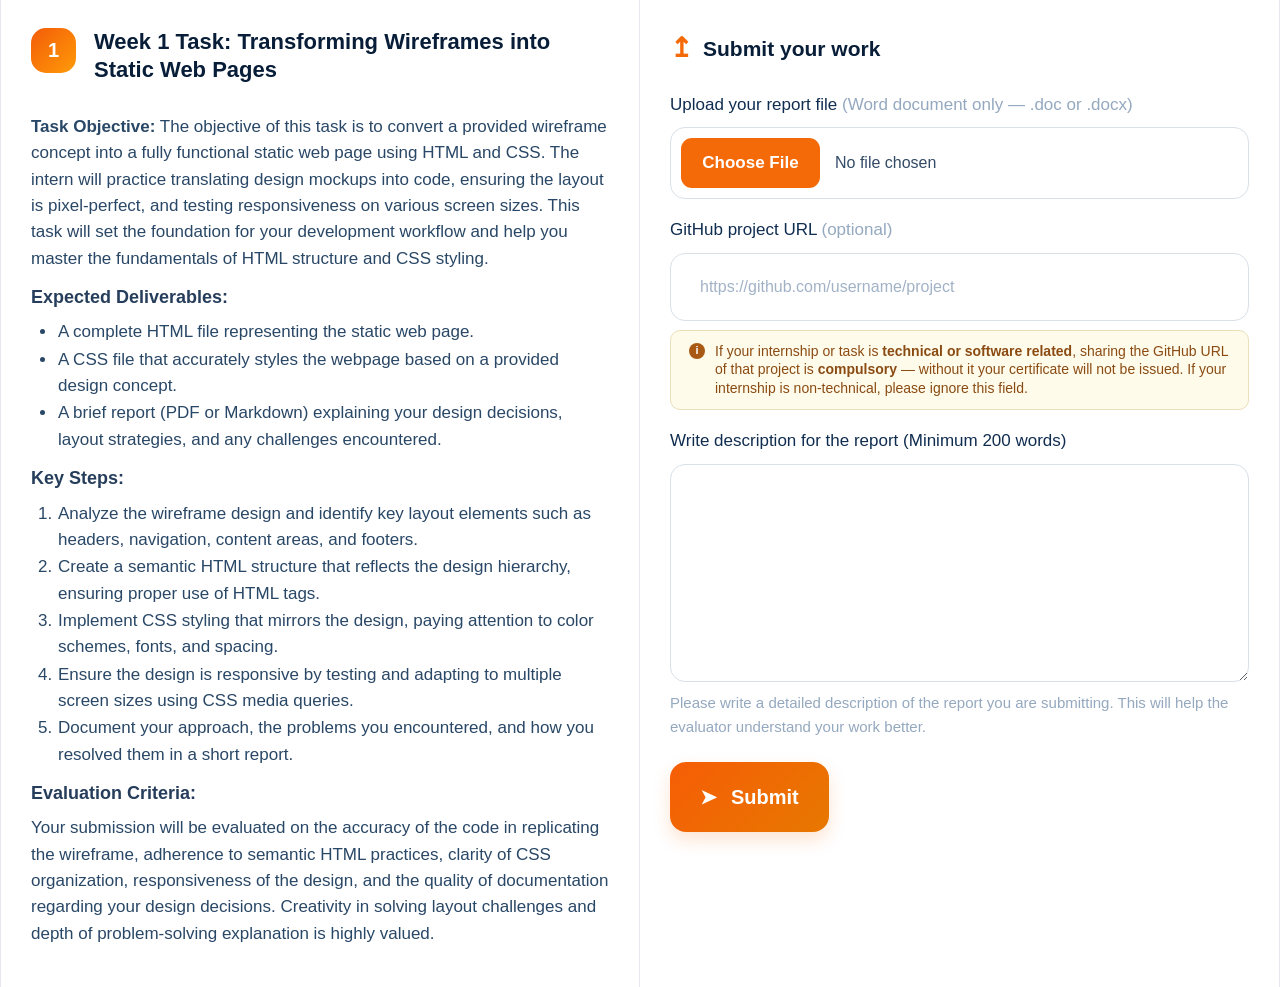
<file: Week 1/index.html>
<!DOCTYPE html>
<html lang="en">
<head>
  <meta charset="UTF-8">
  <meta name="viewport" content="width=device-width, initial-scale=1.0">
  <meta name="description" content="Week 1 internship task - static web page implementation">
  <title>Week 1 Task | Static Web Page</title>
  <link rel="stylesheet" href="style.css">
</head>
<body>
  <main class="page-shell">
    <section class="task-panel" aria-labelledby="task-title">
      <header class="task-header">
        <div class="step-number" aria-hidden="true">1</div>
        <h1 id="task-title">Week 1 Task: Transforming Wireframes into Static Web Pages</h1>
      </header>

      <article class="task-content">
        <p>
          <strong>Task Objective:</strong>
          The objective of this task is to convert a provided wireframe concept into a fully
          functional static web page using HTML and CSS. The intern will practice translating
          design mockups into code, ensuring the layout is pixel-perfect, and testing
          responsiveness on various screen sizes. This task will set the foundation for your
          development workflow and help you master the fundamentals of HTML structure and CSS styling.
        </p>

        <h2>Expected Deliverables:</h2>
        <ul>
          <li>A complete HTML file representing the static web page.</li>
          <li>A CSS file that accurately styles the webpage based on a provided design concept.</li>
          <li>A brief report (PDF or Markdown) explaining your design decisions, layout strategies, and any challenges encountered.</li>
        </ul>

        <h2>Key Steps:</h2>
        <ol>
          <li>Analyze the wireframe design and identify key layout elements such as headers, navigation, content areas, and footers.</li>
          <li>Create a semantic HTML structure that reflects the design hierarchy, ensuring proper use of HTML tags.</li>
          <li>Implement CSS styling that mirrors the design, paying attention to color schemes, fonts, and spacing.</li>
          <li>Ensure the design is responsive by testing and adapting to multiple screen sizes using CSS media queries.</li>
          <li>Document your approach, the problems you encountered, and how you resolved them in a short report.</li>
        </ol>

        <h2>Evaluation Criteria:</h2>
        <p>
          Your submission will be evaluated on the accuracy of the code in replicating the wireframe,
          adherence to semantic HTML practices, clarity of CSS organization, responsiveness of the design,
          and the quality of documentation regarding your design decisions. Creativity in solving layout
          challenges and depth of problem-solving explanation is highly valued.
        </p>
      </article>
    </section>

    <aside class="submission-panel" aria-labelledby="submission-title">
      <header class="submission-header">
        <span class="upload-icon" aria-hidden="true">↥</span>
        <h2 id="submission-title">Submit your work</h2>
      </header>

      <form class="submission-form" action="#" method="post">
        <div class="form-group">
          <label for="report">Upload your report file <span>(Word document only — .doc or .docx)</span></label>
          <div class="file-input">
            <label class="choose-file" for="report">Choose File</label>
            <input id="report" name="report" type="file" accept=".doc,.docx">
            <span id="file-name">No file chosen</span>
          </div>
        </div>

        <div class="form-group">
          <label for="github">GitHub project URL <span>(optional)</span></label>
          <input
            id="github"
            name="github"
            type="url"
            placeholder="https://github.com/username/project"
          >
          <div class="notice">
            <span class="notice-icon" aria-hidden="true">i</span>
            <p>
              If your internship or task is <strong>technical or software related</strong>,
              sharing the GitHub URL of that project is <strong>compulsory</strong> — without it
              your certificate will not be issued. If your internship is non-technical, please ignore this field.
            </p>
          </div>
        </div>

        <div class="form-group">
          <label for="description">Write description for the report (Minimum 200 words)</label>
          <textarea id="description" name="description" minlength="200" required></textarea>
          <small>Please write a detailed description of the report you are submitting. This will help the evaluator understand your work better.</small>
        </div>

        <button type="submit" class="submit-button">
          <span aria-hidden="true">➤</span>
          Submit
        </button>
      </form>
    </aside>
  </main>

  <script>
    const fileInput = document.getElementById("report");
    const fileName = document.getElementById("file-name");

    fileInput.addEventListener("change", () => {
      fileName.textContent = fileInput.files.length
        ? fileInput.files[0].name
        : "No file chosen";
    });
  </script>
</body>
</html>
</file>
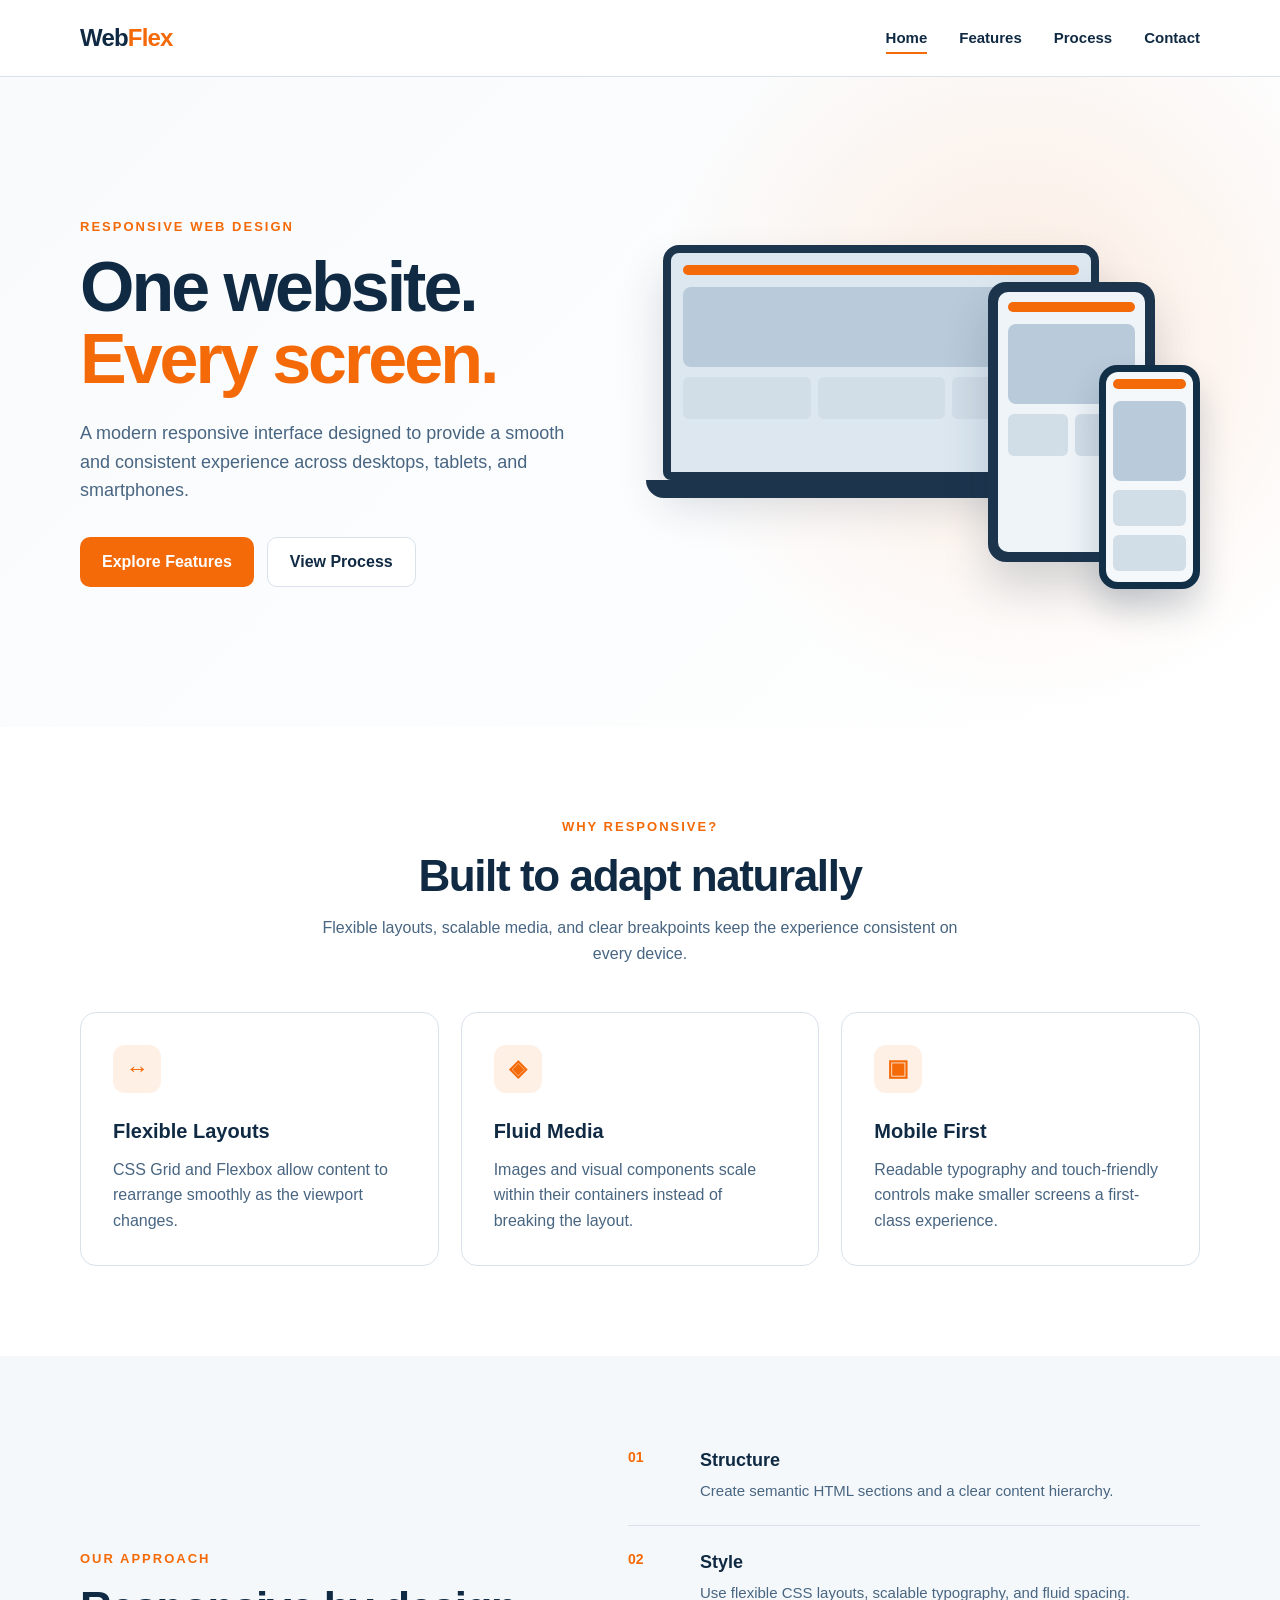
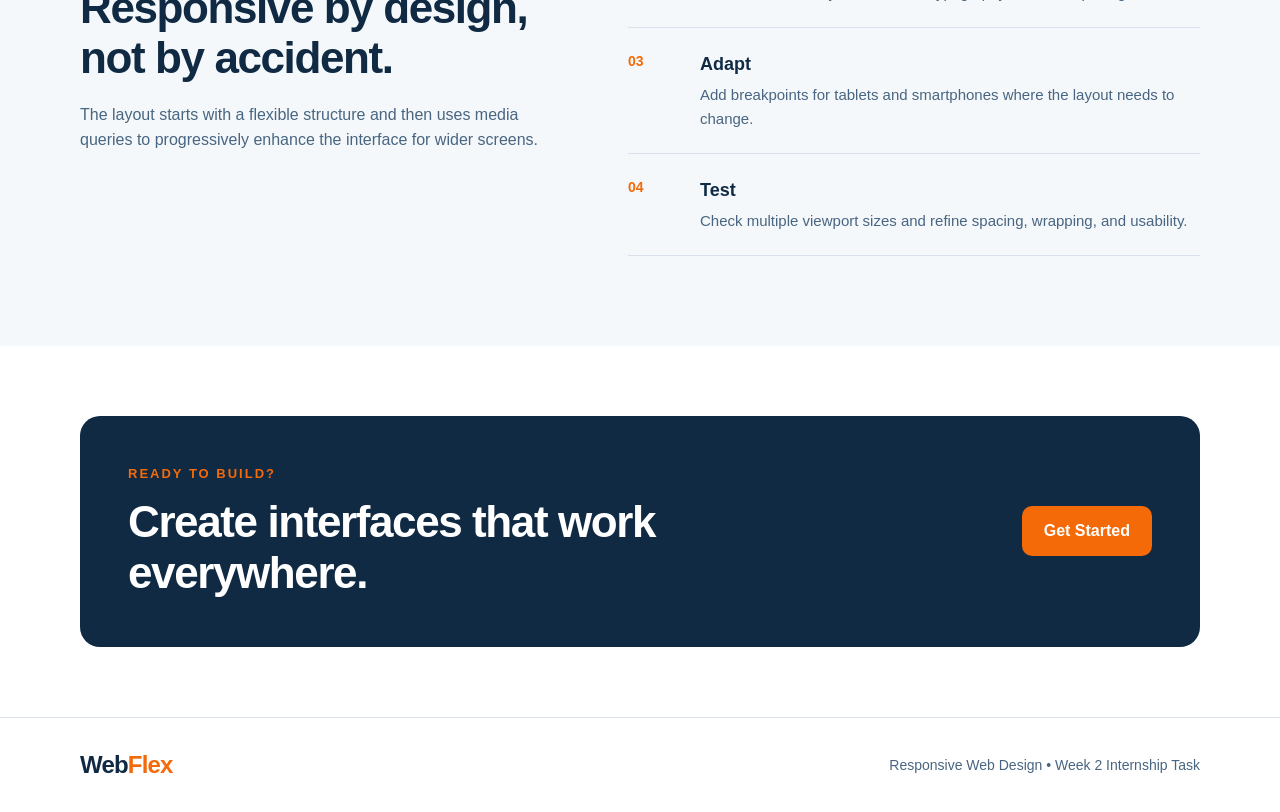
<file: Week 2/index.html>
<!DOCTYPE html>
<html lang="en">
<head>
  <meta charset="UTF-8">
  <meta name="viewport" content="width=device-width, initial-scale=1.0">
  <meta name="description" content="Responsive web design demonstration - Week 2 internship task">
  <title>Responsive Web Design</title>
  <link rel="stylesheet" href="style.css">
</head>
<body>

  <header class="site-header">
    <nav class="navbar container" aria-label="Main navigation">
      <a class="logo" href="#">Web<span>Flex</span></a>

      <button class="menu-toggle" type="button" aria-label="Toggle navigation" aria-expanded="false">
        <span></span><span></span><span></span>
      </button>

      <ul class="nav-links">
        <li><a class="active" href="#home">Home</a></li>
        <li><a href="#features">Features</a></li>
        <li><a href="#process">Process</a></li>
        <li><a href="#contact">Contact</a></li>
      </ul>
    </nav>
  </header>

  <main>
    <section id="home" class="hero">
      <div class="container hero-grid">
        <div class="hero-content">
          <p class="eyebrow">RESPONSIVE WEB DESIGN</p>
          <h1>One website.<br><span>Every screen.</span></h1>
          <p class="hero-text">
            A modern responsive interface designed to provide a smooth and consistent
            experience across desktops, tablets, and smartphones.
          </p>
          <div class="hero-actions">
            <a class="button primary" href="#features">Explore Features</a>
            <a class="button secondary" href="#process">View Process</a>
          </div>
        </div>

        <div class="device-preview" aria-label="Responsive device preview">
          <div class="laptop">
            <div class="screen">
              <div class="mini-top"></div>
              <div class="mini-content">
                <div class="mini-hero"></div>
                <div class="mini-cards">
                  <span></span><span></span><span></span>
                </div>
              </div>
            </div>
            <div class="keyboard"></div>
          </div>
          <div class="tablet">
            <div class="tablet-screen">
              <div class="mini-top"></div>
              <div class="mini-hero"></div>
              <div class="mini-cards"><span></span><span></span></div>
            </div>
          </div>
          <div class="phone">
            <div class="phone-screen">
              <div class="mini-top"></div>
              <div class="mini-hero"></div>
              <div class="mini-card"></div>
              <div class="mini-card"></div>
            </div>
          </div>
        </div>
      </div>
    </section>

    <section id="features" class="features section">
      <div class="container">
        <div class="section-heading">
          <p class="eyebrow">WHY RESPONSIVE?</p>
          <h2>Built to adapt naturally</h2>
          <p>Flexible layouts, scalable media, and clear breakpoints keep the experience consistent on every device.</p>
        </div>

        <div class="feature-grid">
          <article class="feature-card">
            <div class="feature-icon">↔</div>
            <h3>Flexible Layouts</h3>
            <p>CSS Grid and Flexbox allow content to rearrange smoothly as the viewport changes.</p>
          </article>
          <article class="feature-card">
            <div class="feature-icon">◈</div>
            <h3>Fluid Media</h3>
            <p>Images and visual components scale within their containers instead of breaking the layout.</p>
          </article>
          <article class="feature-card">
            <div class="feature-icon">▣</div>
            <h3>Mobile First</h3>
            <p>Readable typography and touch-friendly controls make smaller screens a first-class experience.</p>
          </article>
        </div>
      </div>
    </section>

    <section id="process" class="process section">
      <div class="container process-grid">
        <div>
          <p class="eyebrow">OUR APPROACH</p>
          <h2>Responsive by design, not by accident.</h2>
          <p class="process-text">
            The layout starts with a flexible structure and then uses media queries to
            progressively enhance the interface for wider screens.
          </p>
        </div>

        <ol class="steps">
          <li><span>01</span><div><h3>Structure</h3><p>Create semantic HTML sections and a clear content hierarchy.</p></div></li>
          <li><span>02</span><div><h3>Style</h3><p>Use flexible CSS layouts, scalable typography, and fluid spacing.</p></div></li>
          <li><span>03</span><div><h3>Adapt</h3><p>Add breakpoints for tablets and smartphones where the layout needs to change.</p></div></li>
          <li><span>04</span><div><h3>Test</h3><p>Check multiple viewport sizes and refine spacing, wrapping, and usability.</p></div></li>
        </ol>
      </div>
    </section>

    <section id="contact" class="cta section">
      <div class="container cta-box">
        <div>
          <p class="eyebrow">READY TO BUILD?</p>
          <h2>Create interfaces that work everywhere.</h2>
        </div>
        <a class="button primary" href="mailto:hello@example.com">Get Started</a>
      </div>
    </section>
  </main>

  <footer class="site-footer">
    <div class="container footer-inner">
      <a class="logo" href="#">Web<span>Flex</span></a>
      <p>Responsive Web Design • Week 2 Internship Task</p>
    </div>
  </footer>

  <script>
    const toggle = document.querySelector(".menu-toggle");
    const links = document.querySelector(".nav-links");

    toggle.addEventListener("click", () => {
      const isOpen = links.classList.toggle("open");
      toggle.setAttribute("aria-expanded", isOpen);
    });

    document.querySelectorAll(".nav-links a").forEach(link => {
      link.addEventListener("click", () => {
        links.classList.remove("open");
        toggle.setAttribute("aria-expanded", "false");
      });
    });
  </script>
</body>
</html>
</file>
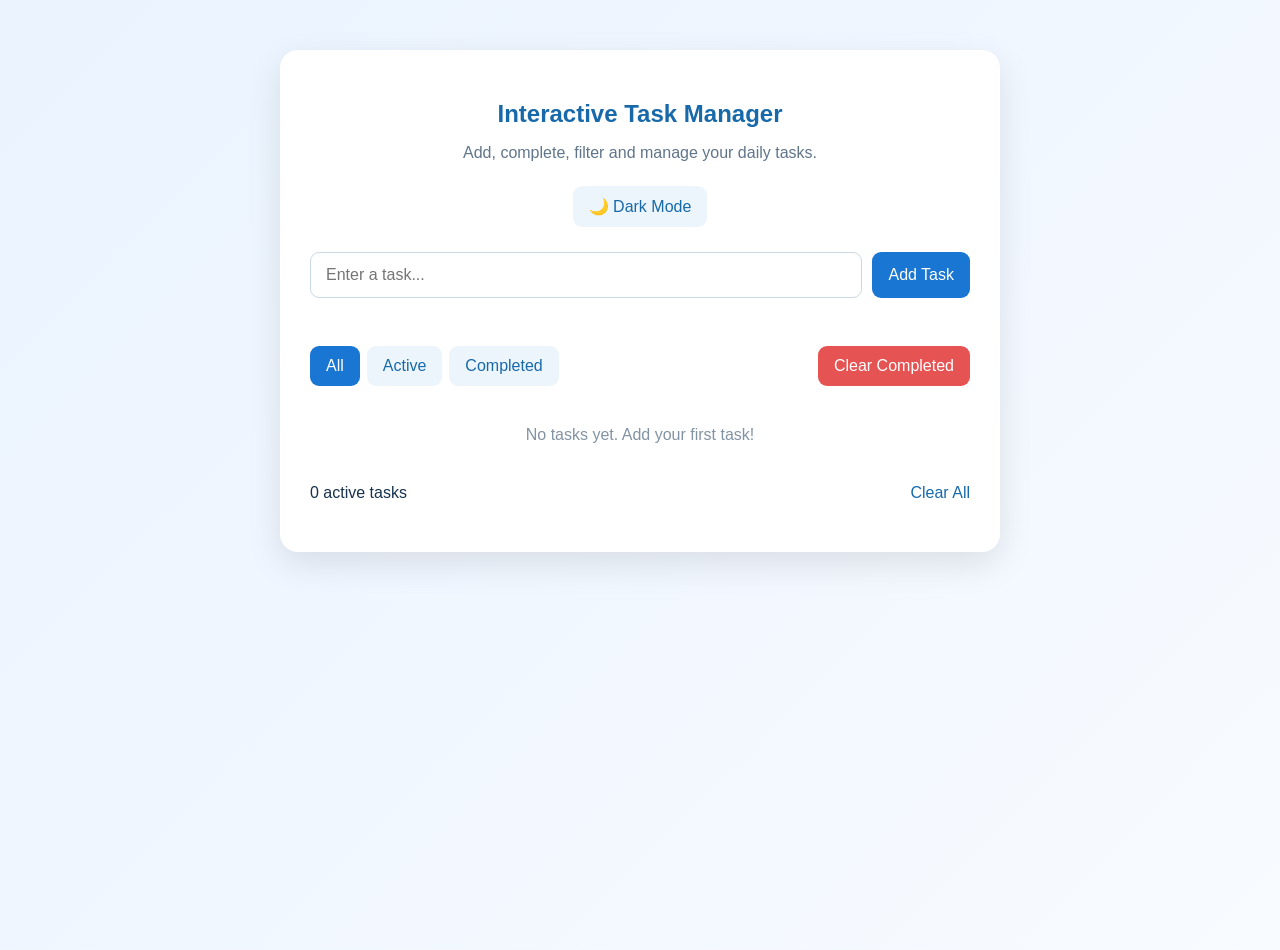
<file: Week 3/index.html>
<!DOCTYPE html>
<html lang="en">
<head>
  <meta charset="UTF-8">
  <meta name="viewport" content="width=device-width, initial-scale=1.0">
  <title>Interactive Task Manager</title>
  <link rel="stylesheet" href="style.css">
</head>
<body>
  <main class="container">
    <section class="app">
      <header>
        <h1>Interactive Task Manager</h1>
        <p>Add, complete, filter and manage your daily tasks.</p>
        <button id="themeBtn" class="secondary">🌙 Dark Mode</button>
      </header>

      <form id="taskForm" novalidate>
        <input id="taskInput" type="text" placeholder="Enter a task..." maxlength="80">
        <button type="submit">Add Task</button>
      </form>
      <p id="error" class="error"></p>

      <div class="toolbar">
        <div class="filters">
          <button class="filter active" data-filter="all">All</button>
          <button class="filter" data-filter="active">Active</button>
          <button class="filter" data-filter="completed">Completed</button>
        </div>
        <button id="clearCompleted" class="danger">Clear Completed</button>
      </div>

      <ul id="taskList"></ul>
      <p id="emptyState">No tasks yet. Add your first task!</p>

      <footer>
        <span id="taskCount">0 tasks</span>
        <button id="clearAll" class="link-btn">Clear All</button>
      </footer>
    </section>
  </main>
  <script src="script.js"></script>
</body>
</html>
</file>
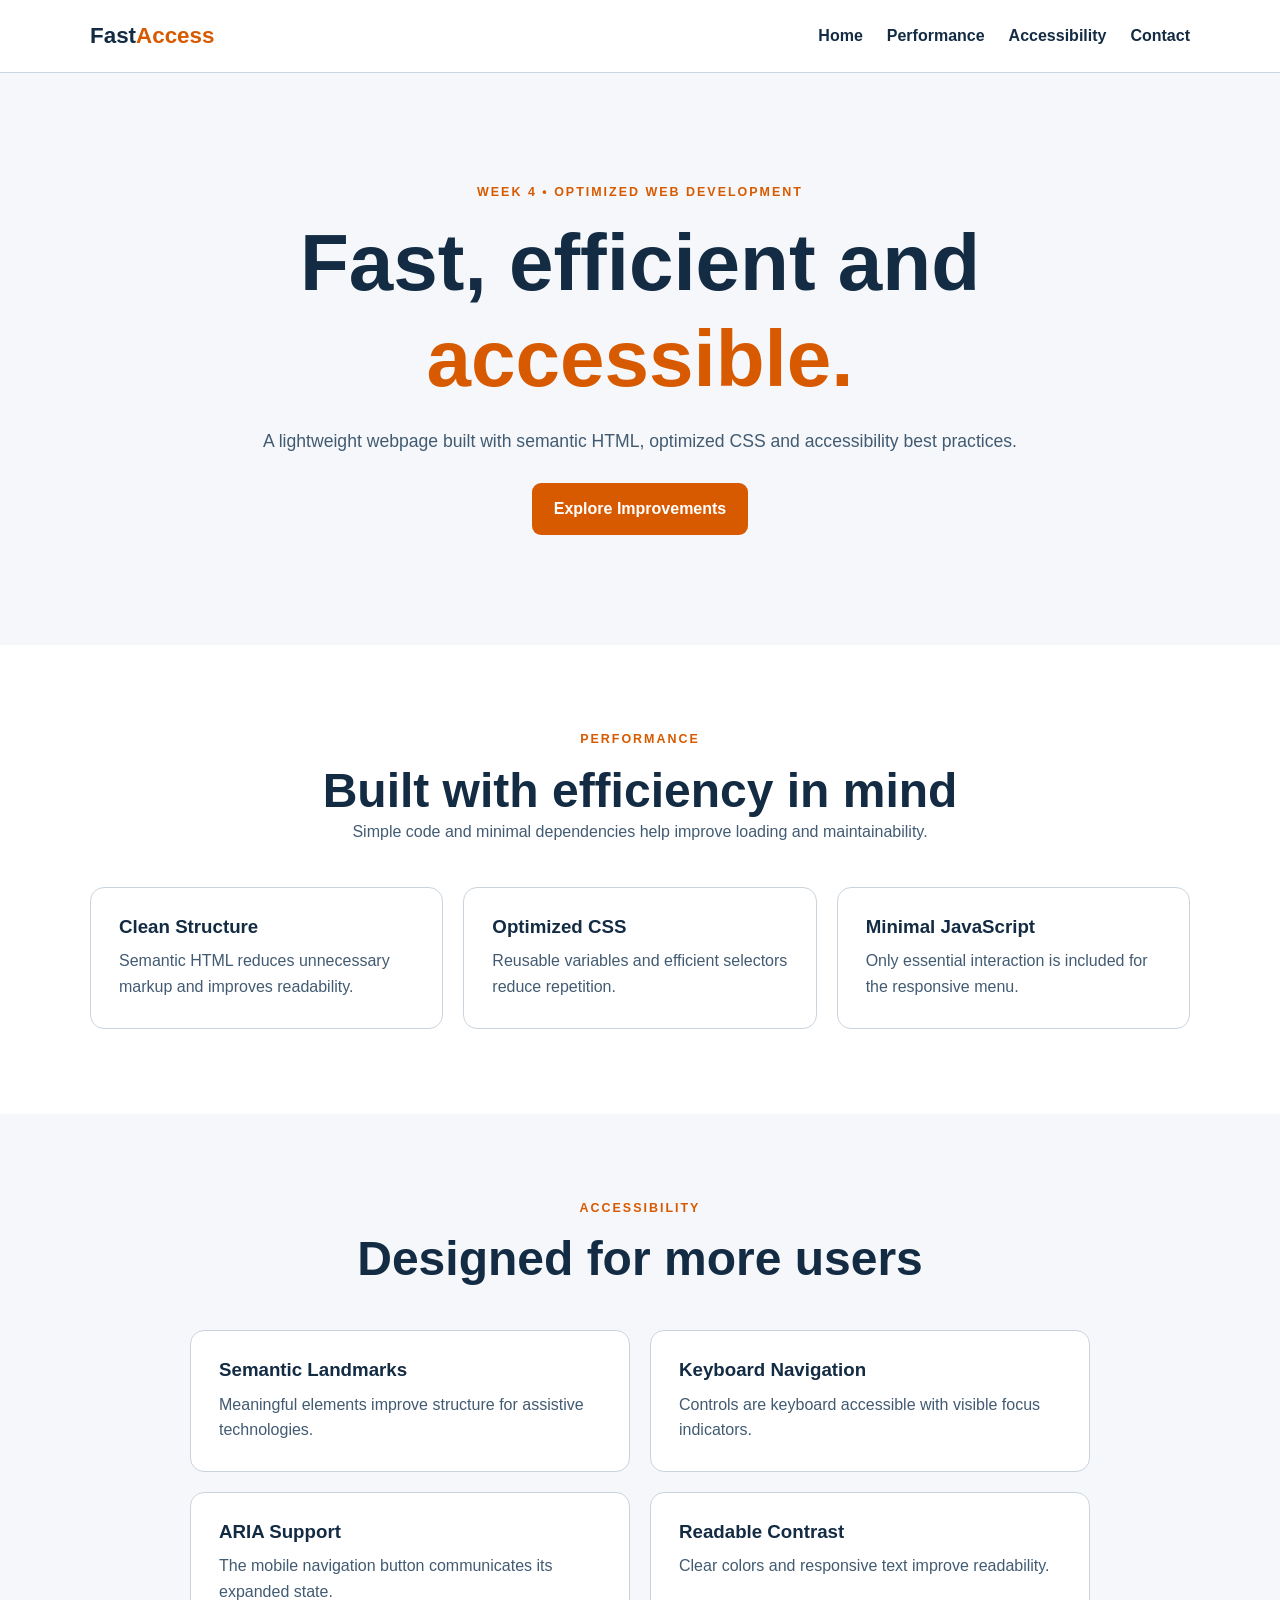
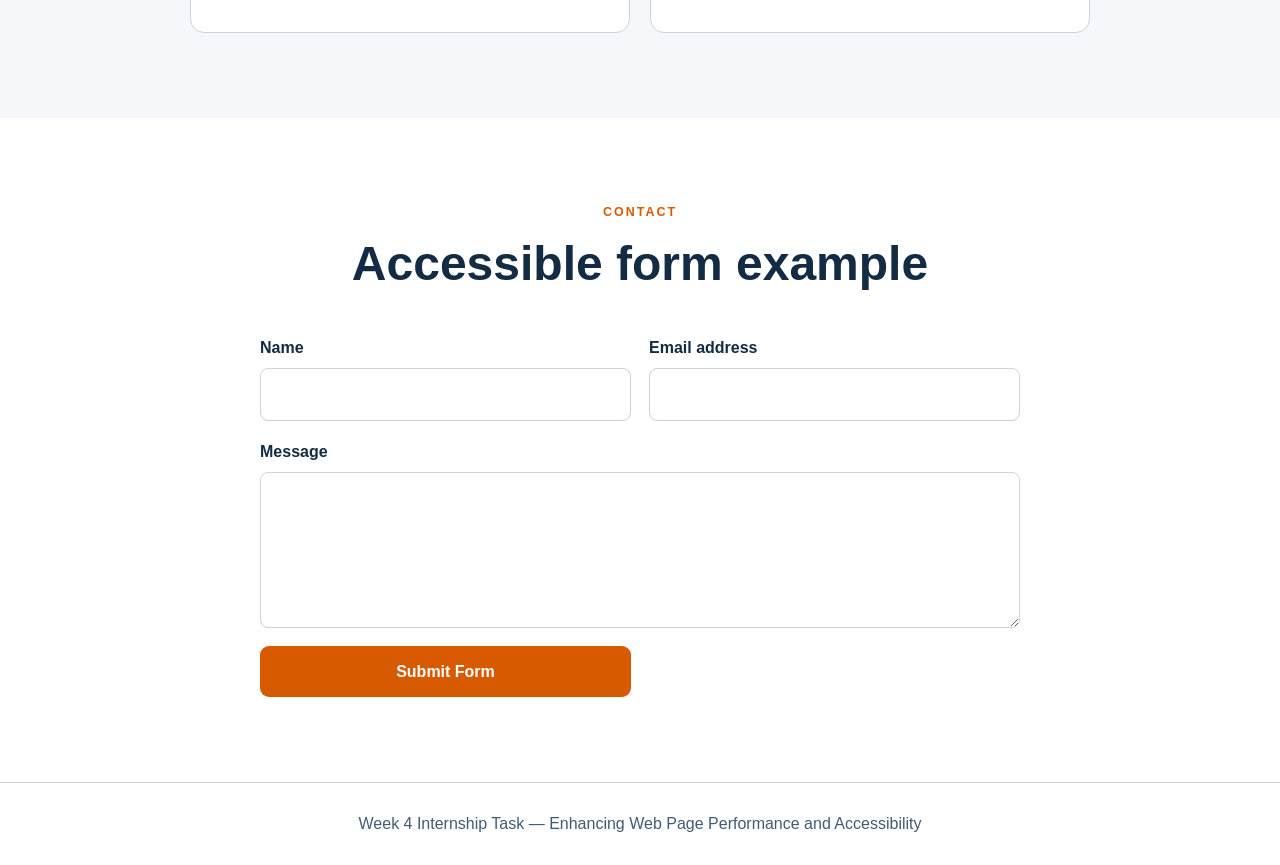
<file: Week 4/index.html>
<!doctype html>
<html lang="en">
<head>
    <meta charset="UTF-8">
    <meta name="viewport" content="width=device-width, initial-scale=1">
    <meta name="description" content="Fast and accessible Week 4 webpage">
    <title>FastAccess</title>
    <link rel="stylesheet" href="style.css">
</head>
<body>
    <a class="skip" href="#main">Skip to main content</a>
    <header>
        <nav aria-label="Primary navigation">
            <a class="logo" href="#home">Fast<span>Access</span></a>
            <button id="menu" aria-controls="links" aria-expanded="false">Menu</button>
            <ul id="links">
                <li><a href="#home">Home</a></li>
                <li><a href="#performance">Performance</a></li>
                <li><a href="#accessibility">Accessibility</a></li>
                <li><a href="#contact">Contact</a></li>
            </ul>
        </nav>
    </header>
    <main id="main">
        <section class="hero" id="home">
            <p class="tag">WEEK 4 • OPTIMIZED WEB DEVELOPMENT</p>
            <h1>Fast, efficient and <span>accessible.</span></h1>
            <p>A lightweight webpage built with semantic HTML, optimized CSS and accessibility best practices.</p>
            <a class="button" href="#performance">Explore Improvements</a>
        </section>
        <section id="performance">
            <div class="heading">
                <p class="tag">PERFORMANCE</p>
                <h2>Built with efficiency in mind</h2>
                <p>Simple code and minimal dependencies help improve loading and maintainability.</p>
            </div>
            <div class="grid">
                <article>
                    <h3>Clean Structure</h3>
                    <p>Semantic HTML reduces unnecessary markup and improves readability.</p>
                </article>
                <article>
                    <h3>Optimized CSS</h3>
                    <p>Reusable variables and efficient selectors reduce repetition.</p>
                </article>
                <article>
                    <h3>Minimal JavaScript</h3>
                    <p>Only essential interaction is included for the responsive menu.</p>
                </article>
            </div>
        </section>
        <section id="accessibility" class="soft">
            <div class="heading">
                <p class="tag">ACCESSIBILITY</p>
                <h2>Designed for more users</h2>
            </div>
            <div class="grid two">
                <article>
                    <h3>Semantic Landmarks</h3>
                    <p>Meaningful elements improve structure for assistive technologies.</p>
                </article>
                <article>
                    <h3>Keyboard Navigation</h3>
                    <p>Controls are keyboard accessible with visible focus indicators.</p>
                </article>
                <article>
                    <h3>ARIA Support</h3>
                    <p>The mobile navigation button communicates its expanded state.</p>
                </article>
                <article>
                    <h3>Readable Contrast</h3>
                    <p>Clear colors and responsive text improve readability.</p>
                </article>
            </div>
        </section>
        <section id="contact">
            <div class="heading">
                <p class="tag">CONTACT</p>
                <h2>Accessible form example</h2>
            </div>
            <form>
                <div>
                    <label for="name">Name</label>
                    <input id="name" autocomplete="name" required />
                </div>
                <div>
                    <label for="email">Email address</label>
                    <input id="email" type="email" autocomplete="email" required />
                </div>
                <div class="full">
                    <label for="message">Message</label>
                    <textarea id="message" rows="5" required></textarea>
                </div>
                <button class="button">Submit Form</button>
            </form>
        </section>
    </main>
    <footer>Week 4 Internship Task — Enhancing Web Page Performance and Accessibility</footer>
    <script src="script.js" defer></script>
</body>
</html>
</file>
<file: Week 1/style.css>
* {
  box-sizing: border-box;
  margin: 0;
  padding: 0;
}

:root {
  --orange: #f56a08;
  --orange-dark: #df5b00;
  --navy: #122b4c;
  --text: #294766;
  --muted: #94a8bf;
  --border: #d9e0e8;
  --notice-bg: #fffbea;
  --notice-border: #eadfba;
  --white: #ffffff;
}

body {
  min-height: 100vh;
  font-family: Arial, Helvetica, sans-serif;
  color: var(--text);
  background: #f7f9fb;
  line-height: 1.55;
}

.page-shell {
  width: min(1420px, 100%);
  min-height: 100vh;
  margin: 0 auto;
  display: grid;
  grid-template-columns: 1fr 1fr;
  background: var(--white);
  border-left: 1px solid #e4e8ed;
  border-right: 1px solid #e4e8ed;
}

.task-panel,
.submission-panel {
  padding: 28px 30px;
}

.task-panel {
  border-right: 1px solid #e5e9ee;
}

.task-header,
.submission-header {
  display: flex;
  align-items: flex-start;
  gap: 18px;
}

.step-number {
  flex: 0 0 45px;
  width: 45px;
  height: 45px;
  display: grid;
  place-items: center;
  border-radius: 15px;
  background: linear-gradient(135deg, #f35c08, #ff9b08);
  color: white;
  font-size: 20px;
  font-weight: 700;
}

h1 {
  color: #081d38;
  font-size: 22px;
  line-height: 1.25;
  font-weight: 700;
  max-width: 580px;
}

h2 {
  color: #263e5b;
  font-size: 18px;
  line-height: 1.3;
  margin: 14px 0 10px;
}

.task-content {
  margin-top: 31px;
  font-size: 17px;
}

.task-content p {
  margin-bottom: 12px;
}

.task-content ul,
.task-content ol {
  padding-left: 26px;
  margin: 0 0 4px;
}

.task-content li {
  padding-left: 1px;
  margin: 1px 0;
}

.submission-panel {
  background: #fff;
}

.submission-header {
  align-items: center;
  gap: 10px;
  margin-bottom: 22px;
}

.submission-header h2 {
  color: #081d38;
  font-size: 21px;
  margin: 0;
}

.upload-icon {
  color: var(--orange);
  font-size: 27px;
  font-weight: 700;
}

.submission-form {
  display: flex;
  flex-direction: column;
  gap: 18px;
}

.form-group {
  display: flex;
  flex-direction: column;
  gap: 9px;
}

.form-group > label {
  color: #102d50;
  font-size: 17px;
  font-weight: 500;
}

.form-group > label span {
  color: var(--muted);
  font-weight: 400;
}

input[type="url"],
textarea,
.file-input {
  width: 100%;
  border: 1px solid var(--border);
  border-radius: 15px;
  background: #fff;
  font: inherit;
  color: var(--text);
}

input[type="url"] {
  height: 68px;
  padding: 0 29px;
  outline: none;
}

input[type="url"]::placeholder {
  color: #a2b2c6;
}

textarea {
  min-height: 218px;
  resize: vertical;
  padding: 15px;
  outline: none;
}

input[type="url"]:focus,
textarea:focus {
  border-color: #f18a3e;
  box-shadow: 0 0 0 3px rgba(245, 106, 8, 0.1);
}

.file-input {
  min-height: 72px;
  padding: 10px;
  display: flex;
  align-items: center;
  gap: 15px;
}

.file-input input {
  position: absolute;
  width: 1px;
  height: 1px;
  opacity: 0;
  pointer-events: none;
}

.choose-file {
  flex: 0 0 auto;
  display: inline-flex;
  align-items: center;
  justify-content: center;
  min-width: 139px;
  height: 50px;
  padding: 0 20px;
  border-radius: 11px;
  background: var(--orange);
  color: white;
  font-size: 17px;
  font-weight: 700;
  cursor: pointer;
}

.choose-file:hover {
  background: var(--orange-dark);
}

#file-name {
  overflow: hidden;
  text-overflow: ellipsis;
  white-space: nowrap;
  color: #334b67;
}

.notice {
  display: flex;
  align-items: flex-start;
  gap: 10px;
  padding: 11px 18px;
  border: 1px solid var(--notice-border);
  border-radius: 10px;
  background: var(--notice-bg);
  color: #8a4b13;
  font-size: 14px;
  line-height: 1.35;
}

.notice-icon {
  flex: 0 0 auto;
  width: 16px;
  height: 16px;
  margin-top: 1px;
  display: grid;
  place-items: center;
  border-radius: 50%;
  background: #a85a14;
  color: white;
  font-size: 11px;
  font-weight: 700;
}

.notice p {
  margin: 0;
}

.form-group small {
  color: var(--muted);
  font-size: 15px;
  line-height: 1.65;
}

.submit-button {
  align-self: flex-start;
  min-width: 159px;
  height: 70px;
  margin-top: 4px;
  padding: 0 25px;
  border: 0;
  border-radius: 16px;
  background: linear-gradient(135deg, #f65d06, #e77800);
  color: white;
  font-size: 20px;
  font-weight: 700;
  cursor: pointer;
  box-shadow: 0 8px 18px rgba(245, 106, 8, 0.18);
}

.submit-button:hover {
  background: linear-gradient(135deg, #df5000, #d96c00);
}

.submit-button span {
  margin-right: 8px;
}

@media (max-width: 900px) {
  .page-shell {
    grid-template-columns: 1fr;
  }

  .task-panel {
    border-right: 0;
    border-bottom: 1px solid #e5e9ee;
  }

  .task-panel,
  .submission-panel {
    padding: 26px 24px;
  }
}

@media (max-width: 560px) {
  .task-panel,
  .submission-panel {
    padding: 20px 16px;
  }

  .task-header {
    gap: 12px;
  }

  .step-number {
    flex-basis: 40px;
    width: 40px;
    height: 40px;
    border-radius: 12px;
  }

  h1 {
    font-size: 19px;
  }

  .task-content {
    margin-top: 22px;
    font-size: 15.5px;
  }

  h2 {
    font-size: 17px;
  }

  .submission-header h2 {
    font-size: 19px;
  }

  .file-input {
    align-items: stretch;
    flex-direction: column;
  }

  .choose-file {
    width: 100%;
  }

  #file-name {
    padding: 2px 4px;
  }

  input[type="url"] {
    height: 58px;
    padding: 0 18px;
  }

  textarea {
    min-height: 180px;
  }

  .submit-button {
    width: 100%;
  }
}
</file>
<file: Week 2/style.css>
* {
  box-sizing: border-box;
  margin: 0;
  padding: 0;
}

:root {
  --primary: #f46a08;
  --primary-dark: #d95800;
  --navy: #102a43;
  --text: #486581;
  --light: #f5f8fb;
  --border: #d9e2ec;
  --white: #ffffff;
}

html {
  scroll-behavior: smooth;
}

body {
  font-family: Arial, Helvetica, sans-serif;
  color: var(--text);
  background: var(--white);
  line-height: 1.6;
}

a {
  color: inherit;
  text-decoration: none;
}

.container {
  width: min(1120px, calc(100% - 40px));
  margin-inline: auto;
}

.site-header {
  position: sticky;
  top: 0;
  z-index: 10;
  background: rgba(255, 255, 255, 0.96);
  border-bottom: 1px solid var(--border);
}

.navbar {
  min-height: 76px;
  display: flex;
  align-items: center;
  justify-content: space-between;
  gap: 30px;
}

.logo {
  color: var(--navy);
  font-size: 24px;
  font-weight: 800;
  letter-spacing: -0.8px;
}

.logo span {
  color: var(--primary);
}

.nav-links {
  display: flex;
  align-items: center;
  gap: 32px;
  list-style: none;
  color: var(--navy);
  font-size: 15px;
  font-weight: 600;
}

.nav-links a {
  position: relative;
  padding: 8px 0;
}

.nav-links a::after {
  content: "";
  position: absolute;
  left: 0;
  bottom: 0;
  width: 0;
  height: 2px;
  background: var(--primary);
  transition: width 0.2s ease;
}

.nav-links a:hover::after,
.nav-links a.active::after {
  width: 100%;
}

.menu-toggle {
  display: none;
  width: 42px;
  height: 42px;
  border: 1px solid var(--border);
  border-radius: 10px;
  background: var(--white);
  cursor: pointer;
}

.menu-toggle span {
  display: block;
  width: 20px;
  height: 2px;
  margin: 4px auto;
  background: var(--navy);
}

.hero {
  min-height: 650px;
  display: flex;
  align-items: center;
  background:
    radial-gradient(circle at 80% 40%, rgba(244, 106, 8, 0.12), transparent 34%),
    linear-gradient(135deg, #f8fafc, #ffffff);
}

.hero-grid {
  display: grid;
  grid-template-columns: 0.95fr 1.05fr;
  gap: 55px;
  align-items: center;
  padding: 75px 0;
}

.eyebrow {
  color: var(--primary);
  font-size: 13px;
  font-weight: 800;
  letter-spacing: 2px;
  margin-bottom: 13px;
}

h1,
h2,
h3 {
  color: var(--navy);
}

h1 {
  font-size: clamp(44px, 6vw, 70px);
  line-height: 1.03;
  letter-spacing: -3px;
}

h1 span {
  color: var(--primary);
}

.hero-text {
  max-width: 570px;
  margin-top: 24px;
  font-size: 18px;
}

.hero-actions {
  display: flex;
  flex-wrap: wrap;
  gap: 13px;
  margin-top: 32px;
}

.button {
  min-height: 50px;
  display: inline-flex;
  align-items: center;
  justify-content: center;
  padding: 0 22px;
  border-radius: 10px;
  font-weight: 700;
  transition: transform 0.2s ease, background 0.2s ease;
}

.button:hover {
  transform: translateY(-2px);
}

.primary {
  background: var(--primary);
  color: var(--white);
}

.primary:hover {
  background: var(--primary-dark);
}

.secondary {
  border: 1px solid var(--border);
  background: var(--white);
  color: var(--navy);
}

.device-preview {
  position: relative;
  min-height: 390px;
}

.laptop {
  position: absolute;
  left: 4%;
  top: 38px;
  width: 78%;
}

.screen {
  height: 235px;
  padding: 12px;
  border: 8px solid #1c354d;
  border-radius: 16px 16px 8px 8px;
  background: #dce7f0;
  box-shadow: 0 25px 45px rgba(16, 42, 67, 0.16);
}

.keyboard {
  width: 108%;
  height: 18px;
  margin-left: -4%;
  border-radius: 0 0 18px 18px;
  background: #1c354d;
}

.tablet {
  position: absolute;
  right: 8%;
  top: 75px;
  width: 30%;
  padding: 10px;
  border-radius: 18px;
  background: #1c354d;
  box-shadow: 0 25px 45px rgba(16, 42, 67, 0.18);
  z-index: 2;
}

.tablet-screen {
  min-height: 260px;
  padding: 10px;
  border-radius: 10px;
  background: #eef4f8;
}

.phone {
  position: absolute;
  right: 0;
  bottom: 8px;
  width: 18%;
  padding: 7px;
  border-radius: 18px;
  background: #122f48;
  z-index: 3;
  box-shadow: 0 20px 35px rgba(16, 42, 67, 0.2);
}

.phone-screen {
  min-height: 210px;
  padding: 7px;
  border-radius: 12px;
  background: #f4f8fb;
}

.mini-top {
  height: 10px;
  margin-bottom: 12px;
  border-radius: 5px;
  background: #f46a08;
}

.mini-hero {
  height: 80px;
  border-radius: 8px;
  background: #b9cada;
}

.mini-cards {
  display: flex;
  gap: 7px;
  margin-top: 10px;
}

.mini-cards span,
.mini-card {
  display: block;
  flex: 1;
  min-height: 42px;
  border-radius: 6px;
  background: #d1dde7;
}

.mini-card {
  margin-top: 9px;
  min-height: 36px;
}

.section {
  padding: 90px 0;
}

.section-heading {
  max-width: 650px;
  margin: 0 auto 45px;
  text-align: center;
}

.section-heading h2,
.process h2,
.cta h2 {
  font-size: clamp(31px, 4vw, 44px);
  line-height: 1.15;
  letter-spacing: -1.4px;
}

.section-heading > p:last-child {
  margin-top: 14px;
}

.feature-grid {
  display: grid;
  grid-template-columns: repeat(3, 1fr);
  gap: 22px;
}

.feature-card {
  padding: 32px;
  border: 1px solid var(--border);
  border-radius: 16px;
  background: var(--white);
  transition: transform 0.2s ease, box-shadow 0.2s ease;
}

.feature-card:hover {
  transform: translateY(-5px);
  box-shadow: 0 16px 35px rgba(16, 42, 67, 0.09);
}

.feature-icon {
  width: 48px;
  height: 48px;
  display: grid;
  place-items: center;
  margin-bottom: 22px;
  border-radius: 12px;
  background: #fff0e6;
  color: var(--primary);
  font-size: 23px;
  font-weight: 800;
}

.feature-card h3 {
  font-size: 20px;
}

.feature-card p {
  margin-top: 10px;
}

.process {
  background: var(--light);
}

.process-grid {
  display: grid;
  grid-template-columns: 0.9fr 1.1fr;
  gap: 80px;
  align-items: center;
}

.process-text {
  max-width: 500px;
  margin-top: 18px;
}

.steps {
  list-style: none;
}

.steps li {
  display: grid;
  grid-template-columns: 54px 1fr;
  gap: 18px;
  padding: 22px 0;
  border-bottom: 1px solid var(--border);
}

.steps li:first-child {
  padding-top: 0;
}

.steps span {
  color: var(--primary);
  font-weight: 800;
  font-size: 14px;
}

.steps h3 {
  font-size: 18px;
}

.steps p {
  margin-top: 4px;
  font-size: 15px;
}

.cta {
  padding: 70px 0;
}

.cta-box {
  display: flex;
  align-items: center;
  justify-content: space-between;
  gap: 30px;
  padding: 48px;
  border-radius: 20px;
  background: var(--navy);
}

.cta-box h2 {
  color: var(--white);
  max-width: 650px;
}

.site-footer {
  padding: 28px 0;
  border-top: 1px solid var(--border);
}

.footer-inner {
  display: flex;
  align-items: center;
  justify-content: space-between;
  gap: 20px;
}

.footer-inner p {
  font-size: 14px;
}

@media (max-width: 900px) {
  .hero-grid,
  .process-grid {
    grid-template-columns: 1fr;
  }

  .hero-grid {
    padding: 60px 0;
  }

  .hero-content {
    text-align: center;
  }

  .hero-text {
    margin-inline: auto;
  }

  .hero-actions {
    justify-content: center;
  }

  .device-preview {
    width: min(650px, 100%);
    margin: 0 auto;
  }

  .feature-grid {
    grid-template-columns: repeat(2, 1fr);
  }

  .process-grid {
    gap: 45px;
  }
}

@media (max-width: 650px) {
  .container {
    width: min(100% - 28px, 1120px);
  }

  .navbar {
    min-height: 68px;
  }

  .menu-toggle {
    display: block;
  }

  .nav-links {
    position: absolute;
    top: 68px;
    left: 14px;
    right: 14px;
    display: none;
    flex-direction: column;
    align-items: stretch;
    gap: 0;
    padding: 10px;
    border: 1px solid var(--border);
    border-radius: 12px;
    background: var(--white);
    box-shadow: 0 12px 30px rgba(16, 42, 67, 0.12);
  }

  .nav-links.open {
    display: flex;
  }

  .nav-links a {
    display: block;
    padding: 12px;
  }

  .nav-links a::after {
    display: none;
  }

  .hero {
    min-height: auto;
  }

  .hero-grid {
    padding: 50px 0;
  }

  h1 {
    letter-spacing: -2px;
  }

  .hero-text {
    font-size: 16px;
  }

  .device-preview {
    min-height: 260px;
  }

  .laptop {
    top: 30px;
  }

  .screen {
    height: 155px;
    border-width: 5px;
  }

  .keyboard {
    height: 12px;
  }

  .tablet {
    top: 48px;
  }

  .tablet-screen {
    min-height: 175px;
  }

  .phone {
    width: 20%;
  }

  .phone-screen {
    min-height: 140px;
  }

  .section {
    padding: 65px 0;
  }

  .feature-grid {
    grid-template-columns: 1fr;
  }

  .feature-card {
    padding: 26px;
  }

  .cta-box {
    align-items: flex-start;
    flex-direction: column;
    padding: 32px 24px;
  }

  .footer-inner {
    flex-direction: column;
    text-align: center;
  }
}
</file>
<file: Week 3/style.css>
* { box-sizing: border-box; }
body {
  margin: 0;
  font-family: Arial, sans-serif;
  background: linear-gradient(135deg, #eaf3ff, #f8fbff);
  color: #17324d;
  min-height: 100vh;
}
.container { width: min(720px, 92%); margin: 50px auto; }
.app {
  background: white; padding: 30px; border-radius: 18px;
  box-shadow: 0 12px 35px rgba(0,0,0,.10);
}
header { text-align: center; margin-bottom: 25px; }
h1 { margin-bottom: 8px; color: #1769aa; }
header p { color: #60758a; }
button, input { font: inherit; }
form { display: flex; gap: 10px; }
input {
  flex: 1; padding: 13px 15px; border: 1px solid #cbd8e5;
  border-radius: 9px; outline: none;
}
input:focus { border-color: #1976d2; box-shadow: 0 0 0 3px rgba(25,118,210,.12); }
button {
  border: 0; border-radius: 9px; padding: 11px 16px;
  background: #1976d2; color: white; cursor: pointer;
}
button:hover { opacity: .9; }
.secondary { background: #edf5fc; color: #1769aa; margin-top: 8px; }
.error { min-height: 20px; color: #d32f2f; margin: 8px 0; }
.toolbar, footer { display: flex; justify-content: space-between; align-items: center; gap: 10px; margin: 20px 0; }
.filters { display: flex; gap: 7px; flex-wrap: wrap; }
.filter { background: #edf5fc; color: #1769aa; }
.filter.active { background: #1976d2; color: white; }
.danger { background: #e55353; }
ul { list-style: none; padding: 0; margin: 0; }
li {
  display: flex; align-items: center; gap: 10px; padding: 13px;
  border: 1px solid #e1e8ef; border-radius: 10px; margin-bottom: 10px;
}
li.completed .text { text-decoration: line-through; color: #8a9aaa; }
.text { flex: 1; }
.delete { background: #f1f3f5; color: #c62828; padding: 7px 10px; }
#emptyState { text-align: center; color: #8293a3; padding: 20px; }
.link-btn { background: transparent; color: #1769aa; padding: 0; }
body.dark { background: #101923; color: #e8f1f8; }
body.dark .app { background: #182431; }
body.dark input, body.dark li { background: #202f3e; color: white; border-color: #34485b; }
body.dark header p, body.dark #emptyState { color: #aab9c7; }
@media (max-width: 560px) {
  form { flex-direction: column; }
  .toolbar, footer { align-items: flex-start; flex-direction: column; }
}
</file>
<file: Week 4/style.css>
:root{
    --o:#d85a00;
    --d:#132b43;
    --t:#425b72;
    --l:#f5f7fa;
    --b:#c9d4df
}

*{
    box-sizing:border-box;
    margin:0;
    padding:0
}

html{
    scroll-behavior:smooth
}

body{
    font-family:Arial,sans-serif;
    color:var(--t);
    line-height:1.6
}

header{
    position:sticky;
    top:0;
    background:#fff;
    border-bottom:1px solid var(--b)
}

nav{
    width:min(1100px,calc(100% - 40px));
    height:72px;
    margin:auto;
    display:flex;
    align-items:center;
    justify-content:space-between
}

.logo{
    font-size:1.4rem;
    font-weight:bold;
    color:var(--d);
    text-decoration:none
}

.logo span,.tag,h1 span{
    color:var(--o)
}

ul{
    display:flex;
    gap:24px;
    list-style:none
}

ul a{
    color:var(--d);
    font-weight:bold;
    text-decoration:none
}

button{
    font:inherit
}

#menu{
    display:none;
    padding:8px 12px;
    background:#fff;
    border:1px solid var(--b);
    border-radius:7px
}

.hero{
    text-align:center;
    padding:110px 20px;
    background:var(--l)
}

.hero>*{
    max-width:800px;
    margin-left:auto;
    margin-right:auto
}

.tag{
    font-size:.78rem;
    font-weight:bold;
    letter-spacing:2px;
    margin-bottom:12px
}

h1,h2,h3{
    color:var(--d);
    line-height:1.2
}

h1{
    font-size:clamp(2.8rem,8vw,5rem)
}

.hero p:not(.tag){
    margin-top:20px;
    margin-bottom:28px;
    font-size:1.1rem
}

.button{
    display:inline-block;
    background:var(--o);
    color:#fff;
    border:0;
    border-radius:9px;
    padding:13px 22px;
    font-weight:bold;
    text-decoration:none;
    cursor:pointer
}

section{
    padding:85px 20px
}

.heading{
    text-align:center;
    max-width:700px;
    margin:0 auto 42px
}

.heading h2{
    font-size:clamp(2rem,5vw,3rem)
}

.grid{
    width:min(1100px,100%);
    margin:auto;
    display:grid;
    grid-template-columns:repeat(3,1fr);
    gap:20px
}

.two{
    grid-template-columns:repeat(2,1fr);
    max-width:900px
}

.grid article{
    border:1px solid var(--b);
    border-radius:14px;
    padding:28px;
    background:#fff
}

.grid p{
    margin-top:10px
}

.soft{
    background:var(--l)
}

form{
    width:min(760px,100%);
    margin:auto;
    display:grid;
    grid-template-columns:1fr 1fr;
    gap:18px
}

form div{
    display:flex;
    flex-direction:column;
    gap:7px
}

.full{
    grid-column:1/-1
}

label{
    font-weight:bold;
    color:var(--d)
}

input,textarea{
    padding:13px;
    border:1px solid var(--b);
    border-radius:8px;
    font:inherit
}
:focus-visible{
    outline:3px solid #005fcc;
    outline-offset:3px
}
footer{
    text-align:center;
    padding:28px;
    border-top:1px solid var(--b)
}
.skip{
    position:absolute;
    left:-999px;
    top:8px;
    background:#fff;
    color:#000;
    padding:8px
}
.skip:focus{
    left:8px
}
@media(max-width:700px){
    #menu{
        display:block
    }
    ul{
        display:none;
        position:absolute;
        top:72px;
        left:14px;
        right:14px;
        flex-direction:column;
        padding:10px;
        background:#fff;
        border:1px solid var(--b);
        border-radius:10px
    }
    .open{
        display:flex;
    }
    .grid,.two,form{
        grid-template-columns:1fr
    }
    .full{
        grid-column:auto
    }
}
@media(prefers-reduced-motion:reduce){
    html{
        scroll-behavior:auto
    }
}
</file>
